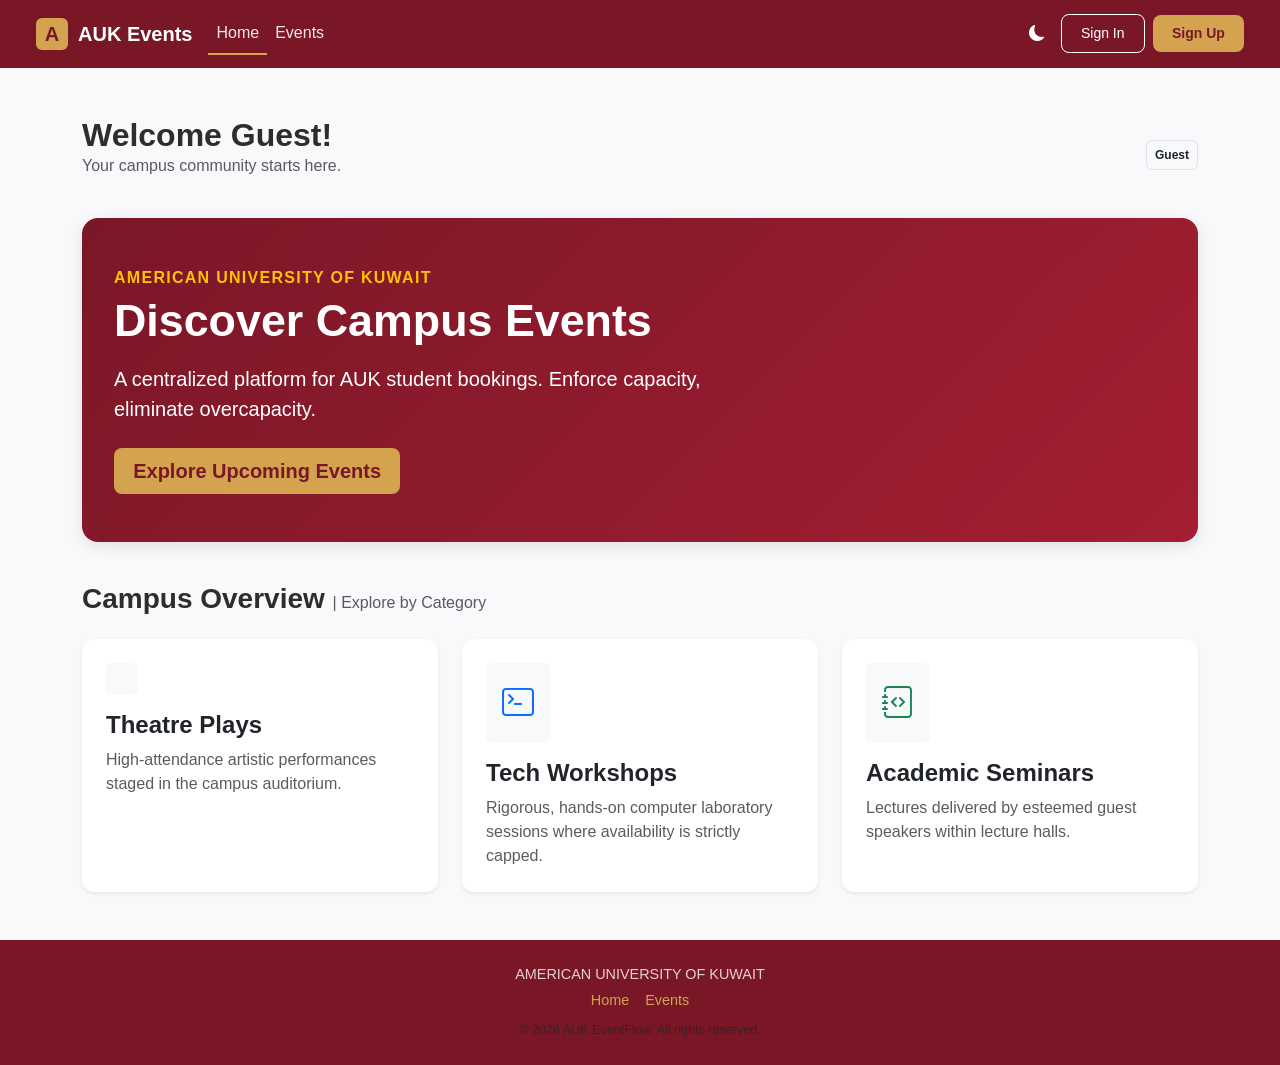
<file: index.html>
<!DOCTYPE html>
<html lang="en">
<head>
    <meta charset="UTF-8">
    <meta name="viewport" content="width=device-width, initial-scale=1.0">
    <title>Home | AUK EventFlow</title>
    <!-- Bootstrap CSS -->
    <link href="https://cdn.jsdelivr.net/npm/bootstrap@5.3.0/dist/css/bootstrap.min.css" rel="stylesheet">
    <!-- Bootstrap Icons -->
    <link href="https://cdn.jsdelivr.net/npm/bootstrap-icons@1.10.5/font/bootstrap-icons.css" rel="stylesheet">
    <!-- Custom CSS -->
    <link href="styles.css" rel="stylesheet">
</head>
<body>
    <div class="page-container">
        <div class="content-wrapper">
            <!-- Navigation Header -->
            <nav class="navbar navbar-expand-lg navbar-dark auk-navbar">
                <div class="container-fluid">
                    <a class="navbar-brand" href="index.html">
                        <span class="auk-logo-badge">A</span>
                        <span>AUK Events</span>
                    </a>
                    <button class="navbar-toggler" type="button" data-bs-toggle="collapse" data-bs-target="#navbarNav">
                        <span class="navbar-toggler-icon"></span>
                    </button>
                    <div class="collapse navbar-collapse" id="navbarNav">
                        <ul class="navbar-nav me-auto mb-2 mb-lg-0">
                            <li class="nav-item">
                                <a class="nav-link active" href="index.html">Home</a>
                            </li>
                            <li class="nav-item">
                                <a class="nav-link" href="events.html">Events</a>
                            </li>
                        </ul>
                        <div class="d-flex align-items-center gap-2">
                            <span class="text-white me-2" style="cursor: pointer;"><i class="bi bi-moon-fill"></i></span>
                            <a href="login.html" class="btn btn-auk-outline btn-sm">Sign In</a>
                            <a href="login.html?tab=register" class="btn btn-auk-gold btn-sm">Sign Up</a>
                        </div>
                    </div>
                </div>
            </nav>

            <!-- Main Body Content -->
            <main class="container my-5">
                <!-- Welcome Guest Box Header -->
                <div class="d-flex justify-content-between align-items-center mb-4">
                    <div>
                        <h2 class="fw-bold m-0">Welcome Guest!</h2>
                        <p class="text-muted">Your campus community starts here.</p>
                    </div>
                    <div>
                        <span class="badge bg-light text-dark p-2 border">Guest</span>
                    </div>
                </div>

                <!-- Hero Section -->
                <div class="auk-hero-card">
                    <p class="text-uppercase fw-semibold tracking-wider text-warning mb-1">American University of Kuwait</p>
                    <h1>Discover Campus Events</h1>
                    <p class="fs-5 mb-4 max-width-600">A centralized platform for AUK student bookings. Enforce capacity, eliminate overcapacity.</p>
                    <a href="events.html" class="btn btn-auk-gold btn-lg">Explore Upcoming Events</a>
                </div>

                <!-- Campus Overview Categories Grid (Full Width) -->
                <div>
                    <h3 class="fw-bold mb-4">Campus Overview <span class="fs-6 text-muted fw-normal">| Explore by Category</span></h3>
                    <div class="row g-4">
                        <div class="col-md-4">
                            <div class="card h-100 shadow-sm border-0 p-4 auk-card">
                                <div class="d-flex align-items-center justify-content-between mb-3">
                                    <div class="bg-light p-3 rounded text-danger"><i class="bi bi-theater-masks fs-2"></i></div>
                                </div>
                                <h4 class="fw-bold">Theatre Plays</h4>
                                <p class="text-muted mb-0">High-attendance artistic performances staged in the campus auditorium.</p>
                            </div>
                        </div>
                        <div class="col-md-4">
                            <div class="card h-100 shadow-sm border-0 p-4 auk-card">
                                <div class="d-flex align-items-center justify-content-between mb-3">
                                    <div class="bg-light p-3 rounded text-primary"><i class="bi bi-terminal fs-2"></i></div>
                                </div>
                                <h4 class="fw-bold">Tech Workshops</h4>
                                <p class="text-muted mb-0">Rigorous, hands-on computer laboratory sessions where availability is strictly capped.</p>
                            </div>
                        </div>
                        <div class="col-md-4">
                            <div class="card h-100 shadow-sm border-0 p-4 auk-card">
                                <div class="d-flex align-items-center justify-content-between mb-3">
                                    <div class="bg-light p-3 rounded text-success"><i class="bi bi-journal-code fs-2"></i></div>
                                </div>
                                <h4 class="fw-bold">Academic Seminars</h4>
                                <p class="text-muted mb-0">Lectures delivered by esteemed guest speakers within lecture halls.</p>
                            </div>
                        </div>
                    </div>
                </div>
            </main>
        </div>

        <!-- Footer -->
        <footer class="auk-footer text-center">
            <div class="container">
                <p class="mb-1">AMERICAN UNIVERSITY OF KUWAIT</p>
                <div class="d-flex justify-content-center gap-3 mb-2">
                    <a href="index.html">Home</a>
                    <a href="events.html">Events</a>
                </div>
                <small class="text-muted">&copy; 2026 AUK EventFlow. All rights reserved.</small>
            </div>
        </footer>
    </div>

    <!-- Bootstrap JS Bundle -->
    <script src="https://cdn.jsdelivr.net/npm/bootstrap@5.3.0/dist/js/bootstrap.bundle.min.js"></script>
</body>
</html>
</file>
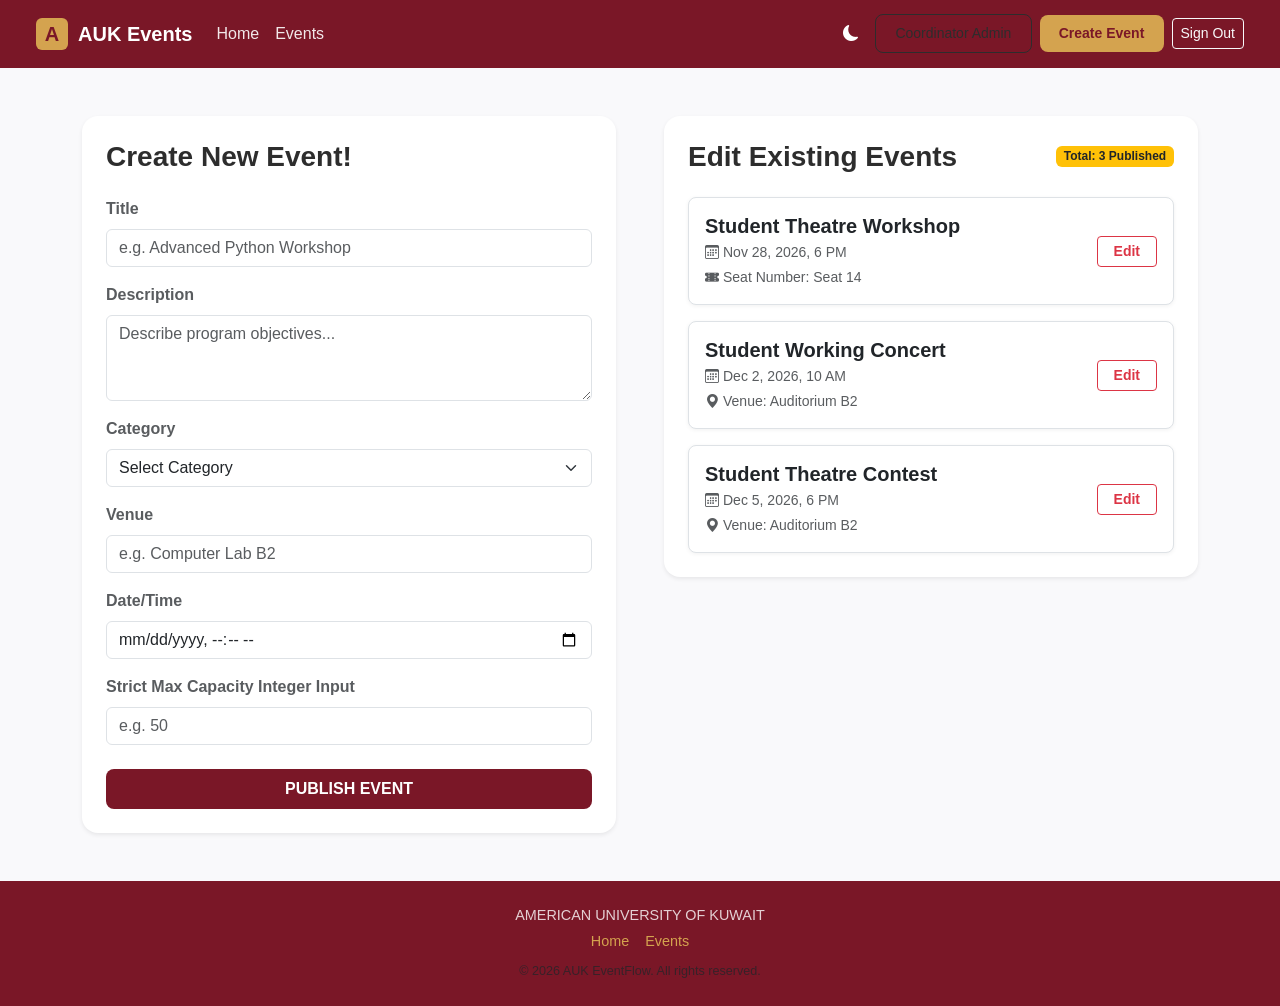
<file: admin-dashboard.html>
<!DOCTYPE html>
<html lang="en">
<head>
    <meta charset="UTF-8">
    <meta name="viewport" content="width=device-width, initial-scale=1.0">
    <title>Coordinator Dashboard | AUK EventFlow</title>
    <!-- Bootstrap CSS -->
    <link href="https://cdn.jsdelivr.net/npm/bootstrap@5.3.0/dist/css/bootstrap.min.css" rel="stylesheet">
    <!-- Bootstrap Icons -->
    <link href="https://cdn.jsdelivr.net/npm/bootstrap-icons@1.10.5/font/bootstrap-icons.css" rel="stylesheet">
    <!-- Custom CSS -->
    <link href="styles.css" rel="stylesheet">
</head>
<body>
    <div class="page-container">
        <div class="content-wrapper">
            <nav class="navbar navbar-expand-lg navbar-dark auk-navbar">
                <div class="container-fluid">
                    <a class="navbar-brand" href="index.html">
                        <span class="auk-logo-badge">A</span>
                        <span>AUK Events</span>
                    </a>
                    <button class="navbar-toggler" type="button" data-bs-toggle="collapse" data-bs-target="#navbarNav">
                        <span class="navbar-toggler-icon"></span>
                    </button>
                    <div class="collapse navbar-collapse" id="navbarNav">
                        <ul class="navbar-nav me-auto mb-2 mb-lg-0">
                            <li class="nav-item">
                                <a class="nav-link" href="index.html">Home</a>
                            </li>
                            <li class="nav-item">
                                <a class="nav-link" href="events.html">Events</a>
                            </li>
                        </ul>
                        <div class="d-flex align-items-center gap-2">
                            <span class="text-white me-2" style="cursor: pointer;"><i class="bi bi-moon-fill"></i></span>
                            <a href="admin-dashboard.html" class="btn btn-auk-outline btn-sm active">Coordinator Admin</a>
                            <a href="admin-dashboard.html#create" class="btn btn-auk-gold btn-sm">Create Event</a>
                            <a href="index.html" class="btn btn-outline-light btn-sm">Sign Out</a>
                        </div>
                    </div>
                </div>
            </nav>

            <main class="container my-5">
                <div class="row g-5">
                    <div class="col-lg-6">
                        <div class="bg-white p-4 rounded-4 shadow-sm">
                            <h3 class="fw-bold mb-4" id="create">Create New Event!</h3>
                            <form>
                                <div class="mb-3">
                                    <label class="form-label fw-semibold text-muted">Title</label>
                                    <input type="text" class="form-control" placeholder="e.g. Advanced Python Workshop" required>
                                </div>
                                <div class="mb-3">
                                    <label class="form-label fw-semibold text-muted">Description</label>
                                    <textarea class="form-control" rows="3" placeholder="Describe program objectives..." required></textarea>
                                </div>
                                <div class="mb-3">
                                    <label class="form-label fw-semibold text-muted">Category</label>
                                    <select class="form-select" required>
                                        <option value="" disabled selected>Select Category</option>
                                        <option>Student Theatre Plays</option>
                                        <option>Technical Workshops</option>
                                        <option>Academic Seminars</option>
                                    </select>
                                </div>
                                <div class="mb-3">
                                    <label class="form-label fw-semibold text-muted">Venue</label>
                                    <input type="text" class="form-control" placeholder="e.g. Computer Lab B2" required>
                                </div>
                                <div class="mb-3">
                                    <label class="form-label fw-semibold text-muted">Date/Time</label>
                                    <input type="datetime-local" class="form-control" required>
                                </div>
                                <div class="mb-4">
                                    <label class="form-label fw-semibold text-muted">Strict Max Capacity Integer Input</label>
                                    <input type="number" class="form-control" placeholder="e.g. 50" min="1" required>
                                </div>
                                <button type="submit" class="btn btn-auk-maroon w-100 py-2 fw-bold text-white text-uppercase">Publish Event</button>
                            </form>
                        </div>
                    </div>

                    <div class="col-lg-6">
                        <div class="bg-white p-4 rounded-4 shadow-sm">
                            <div class="d-flex justify-content-between align-items-center mb-4">
                                <h3 class="fw-bold m-0">Edit Existing Events</h3>
                                <span class="badge bg-warning text-dark">Total: 3 Published</span>
                            </div>
                            
                            <div class="list-group list-group-flush gap-3">
                                <div class="list-group-item border rounded-3 p-3 shadow-xs">
                                    <div class="d-flex justify-content-between align-items-center">
                                        <div>
                                            <h5 class="fw-bold mb-1">Student Theatre Workshop</h5>
                                            <p class="mb-1 text-muted small"><i class="bi bi-calendar3 me-1"></i>Nov 28, 2026, 6 PM</p>
                                            <p class="mb-0 text-muted small"><i class="bi bi-ticket-perforated-fill me-1"></i>Seat Number: Seat 14</p>
                                        </div>
                                        <button class="btn btn-outline-danger btn-sm px-3 fw-bold" data-bs-toggle="modal" data-bs-target="#editModal">Edit</button>
                                    </div>
                                </div>

                                <div class="list-group-item border rounded-3 p-3 shadow-xs">
                                    <div class="d-flex justify-content-between align-items-center">
                                        <div>
                                            <h5 class="fw-bold mb-1">Student Working Concert</h5>
                                            <p class="mb-1 text-muted small"><i class="bi bi-calendar3 me-1"></i>Dec 2, 2026, 10 AM</p>
                                            <p class="mb-0 text-muted small"><i class="bi bi-geo-alt-fill me-1"></i>Venue: Auditorium B2</p>
                                        </div>
                                        <button class="btn btn-outline-danger btn-sm px-3 fw-bold" data-bs-toggle="modal" data-bs-target="#editModal">Edit</button>
                                    </div>
                                </div>

                                <div class="list-group-item border rounded-3 p-3 shadow-xs">
                                    <div class="d-flex justify-content-between align-items-center">
                                        <div>
                                            <h5 class="fw-bold mb-1">Student Theatre Contest</h5>
                                            <p class="mb-1 text-muted small"><i class="bi bi-calendar3 me-1"></i>Dec 5, 2026, 6 PM</p>
                                            <p class="mb-0 text-muted small"><i class="bi bi-geo-alt-fill me-1"></i>Venue: Auditorium B2</p>
                                        </div>
                                        <button class="btn btn-outline-danger btn-sm px-3 fw-bold" data-bs-toggle="modal" data-bs-target="#editModal">Edit</button>
                                    </div>
                                </div>
                            </div>
                        </div>
                    </div>
                </div>
            </main>
        </div>

        <div class="modal fade" id="editModal" tabindex="-1" aria-hidden="true">
            <div class="modal-dialog modal-dialog-centered">
                <div class="modal-content border-0 shadow-lg">
                    <div class="modal-header bg-dark text-white">
                        <h5 class="modal-title fw-bold"><i class="bi bi-pencil-square me-2"></i>Edit Event Information</h5>
                        <button type="button" class="btn-close btn-close-white" data-bs-dismiss="modal" aria-label="Close"></button>
                    </div>
                    <div class="modal-body p-4">
                        <form>
                            <div class="mb-3">
                                <label class="form-label fw-semibold text-muted">Title</label>
                                <input type="text" class="form-control" value="Student Theatre, Workshop">
                            </div>
                            <div class="mb-3">
                                <label class="form-label fw-semibold text-muted">Venue</label>
                                <input type="text" class="form-control" value="Auditorium">
                            </div>
                            <div class="mb-3">
                                <label class="form-label fw-semibold text-muted">Max Capacity</label>
                                <input type="number" class="form-control" value="50">
                            </div>
                        </form>
                    </div>
                    <div class="modal-footer border-0 d-flex justify-content-center">
                        <button type="button" class="btn btn-outline-secondary" data-bs-dismiss="modal">Cancel</button>
                        <button type="button" class="btn btn-auk-gold" data-bs-dismiss="modal">Save Changes</button>
                    </div>
                </div>
            </div>
        </div>

        <footer class="auk-footer text-center">
            <div class="container">
                <p class="mb-1">AMERICAN UNIVERSITY OF KUWAIT</p>
                <div class="d-flex justify-content-center gap-3 mb-2">
                    <a href="index.html">Home</a>
                    <a href="events.html">Events</a>
                </div>
                <small class="text-muted">&copy; 2026 AUK EventFlow. All rights reserved.</small>
            </div>
        </footer>
    </div>

    <!-- Bootstrap JS Bundle -->
    <script src="https://cdn.jsdelivr.net/npm/bootstrap@5.3.0/dist/js/bootstrap.bundle.min.js"></script>
</body>
</html>
</file>
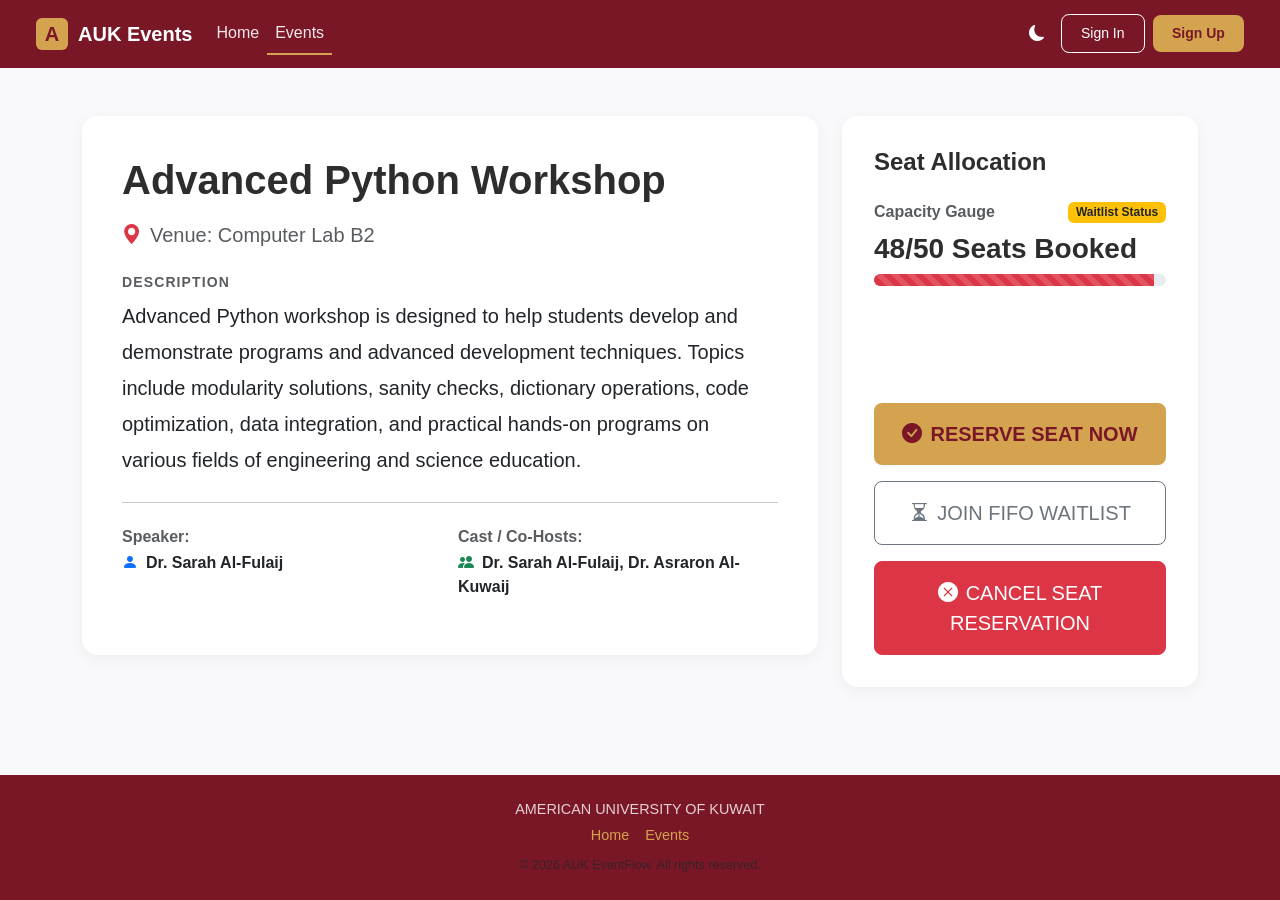
<file: event-details.html>
<!DOCTYPE html>
<html lang="en">
<head>
    <meta charset="UTF-8">
    <meta name="viewport" content="width=device-width, initial-scale=1.0">
    <title>Event Details | AUK EventFlow</title>
    <!-- Bootstrap CSS -->
    <link href="https://cdn.jsdelivr.net/npm/bootstrap@5.3.0/dist/css/bootstrap.min.css" rel="stylesheet">
    <!-- Bootstrap Icons -->
    <link href="https://cdn.jsdelivr.net/npm/bootstrap-icons@1.10.5/font/bootstrap-icons.css" rel="stylesheet">
    <!-- Custom CSS -->
    <link href="styles.css" rel="stylesheet">
</head>
<body>
    <div class="page-container">
        <div class="content-wrapper">
            <!-- Navigation Header -->
            <nav class="navbar navbar-expand-lg navbar-dark auk-navbar">
                <div class="container-fluid">
                    <a class="navbar-brand" href="index.html">
                        <span class="auk-logo-badge">A</span>
                        <span>AUK Events</span>
                    </a>
                    <button class="navbar-toggler" type="button" data-bs-toggle="collapse" data-bs-target="#navbarNav">
                        <span class="navbar-toggler-icon"></span>
                    </button>
                    <div class="collapse navbar-collapse" id="navbarNav">
                        <ul class="navbar-nav me-auto mb-2 mb-lg-0">
                            <li class="nav-item">
                                <a class="nav-link" href="index.html">Home</a>
                            </li>
                            <li class="nav-item">
                                <a class="nav-link active" href="events.html">Events</a>
                            </li>
                        </ul>
                        <div class="d-flex align-items-center gap-2">
                            <span class="text-white me-2" style="cursor: pointer;"><i class="bi bi-moon-fill"></i></span>
                            <a href="login.html" class="btn btn-auk-outline btn-sm">Sign In</a>
                            <a href="login.html?tab=register" class="btn btn-auk-gold btn-sm">Sign Up</a>
                        </div>
                    </div>
                </div>
            </nav>

            <!-- Main Content -->
            <main class="container my-5">
                <div class="row g-4">
                    <!-- Left Details Box -->
                    <div class="col-lg-8">
                        <div class="detail-main-card">
                            <h1 class="fw-bold mb-3">Advanced Python Workshop</h1>
                            <p class="fs-5 text-muted mb-4"><i class="bi bi-geo-alt-fill text-danger me-2"></i>Venue: Computer Lab B2</p>
                            
                            <h5 class="fw-bold text-uppercase text-muted small tracking-wider mb-2">Description</h5>
                            <p class="text-dark mb-4 lead" style="line-height: 1.8;">
                                Advanced Python workshop is designed to help students develop and demonstrate programs and advanced development techniques. Topics include modularity solutions, sanity checks, dictionary operations, code optimization, data integration, and practical hands-on programs on various fields of engineering and science education.
                            </p>

                            <hr class="my-4">

                            <div class="row g-3">
                                <div class="col-sm-6">
                                    <h6 class="fw-bold text-muted mb-1">Speaker:</h6>
                                    <p class="text-dark fw-semibold"><i class="bi bi-person-fill me-2 text-primary"></i>Dr. Sarah Al-Fulaij</p>
                                </div>
                                <div class="col-sm-6">
                                    <h6 class="fw-bold text-muted mb-1">Cast / Co-Hosts:</h6>
                                    <p class="text-dark fw-semibold"><i class="bi bi-people-fill me-2 text-success"></i>Dr. Sarah Al-Fulaij, Dr. Asraron Al-Kuwaij</p>
                                </div>
                            </div>
                        </div>
                    </div>

                    <!-- Right Action Panel -->
                    <div class="col-lg-4">
                        <div class="detail-sidebar-card d-flex flex-column h-100">
                            <h4 class="fw-bold mb-4">Seat Allocation</h4>
                            
                            <div class="mb-4">
                                <div class="d-flex justify-content-between align-items-center mb-1">
                                    <span class="text-muted fw-semibold">Capacity Gauge</span>
                                    <span class="badge bg-warning text-dark fw-bold">Waitlist Status</span>
                                </div>
                                <h3 class="fw-bold my-2">48/50 Seats Booked</h3>
                                <div class="progress" style="height: 12px;">
                                    <div class="progress-bar bg-danger progress-bar-striped progress-bar-animated" role="progressbar" aria-label="96 percent of seats booked" style="width: 96%;" aria-valuenow="96" aria-valuemin="0" aria-valuemax="100"></div>
                                </div>
                            </div>

                            <div class="mt-auto d-flex flex-column gap-3">
                                <button class="btn btn-auk-gold btn-lg w-100 py-3 text-uppercase" data-bs-toggle="modal" data-bs-target="#confirmModal"><i class="bi bi-check-circle-fill me-2"></i>Reserve Seat Now</button>
                                <button class="btn btn-outline-secondary btn-lg w-100 py-3 text-uppercase"><i class="bi bi-hourglass-split me-2"></i>Join FIFO Waitlist</button>
                                <button class="btn btn-danger btn-lg w-100 py-3 text-uppercase"><i class="bi bi-x-circle-fill me-2"></i>Cancel Seat Reservation</button>
                            </div>
                        </div>
                    </div>
                </div>
            </main>
        </div>

        <!-- Interactive Modal for Booking Confirmation -->
        <div class="modal fade" id="confirmModal" tabindex="-1" aria-labelledby="confirmModalLabel" aria-hidden="true">
            <div class="modal-dialog modal-dialog-centered">
                <div class="modal-content border-0 shadow-lg">
                    <div class="modal-header bg-success text-white">
                        <h5 class="modal-title fw-bold" id="confirmModalLabel"><i class="bi bi-check-circle-fill me-2"></i>Booking Confirmed!</h5>
                        <button type="button" class="btn-close btn-close-white" data-bs-dismiss="modal" aria-label="Close"></button>
                    </div>
                    <div class="modal-body p-4 text-center">
                        <div class="text-success mb-3"><i class="bi bi-ticket-perforated fs-1"></i></div>
                        <h4 class="fw-bold">Your reservation is secure!</h4>
                        <p class="text-muted mb-0">You have been allocated <strong>Seat 14</strong> for the Advanced Python Workshop.</p>
                        <p class="text-muted small">A confirmation email was sent to your university email.</p>
                    </div>
                    <div class="modal-footer border-0 d-flex justify-content-center">
                        <a href="my-bookings.html" class="btn btn-auk-maroon">Go to My Bookings</a>
                        <button type="button" class="btn btn-outline-secondary" data-bs-dismiss="modal">Close</button>
                    </div>
                </div>
            </div>
        </div>

        <!-- Footer -->
        <footer class="auk-footer text-center">
            <div class="container">
                <p class="mb-1">AMERICAN UNIVERSITY OF KUWAIT</p>
                <div class="d-flex justify-content-center gap-3 mb-2">
                    <a href="index.html">Home</a>
                    <a href="events.html">Events</a>
                </div>
                <small class="text-muted">&copy; 2026 AUK EventFlow. All rights reserved.</small>
            </div>
        </footer>
    </div>

    <!-- Bootstrap JS Bundle -->
    <script src="https://cdn.jsdelivr.net/npm/bootstrap@5.3.0/dist/js/bootstrap.bundle.min.js"></script>
</body>
</html>
</file>
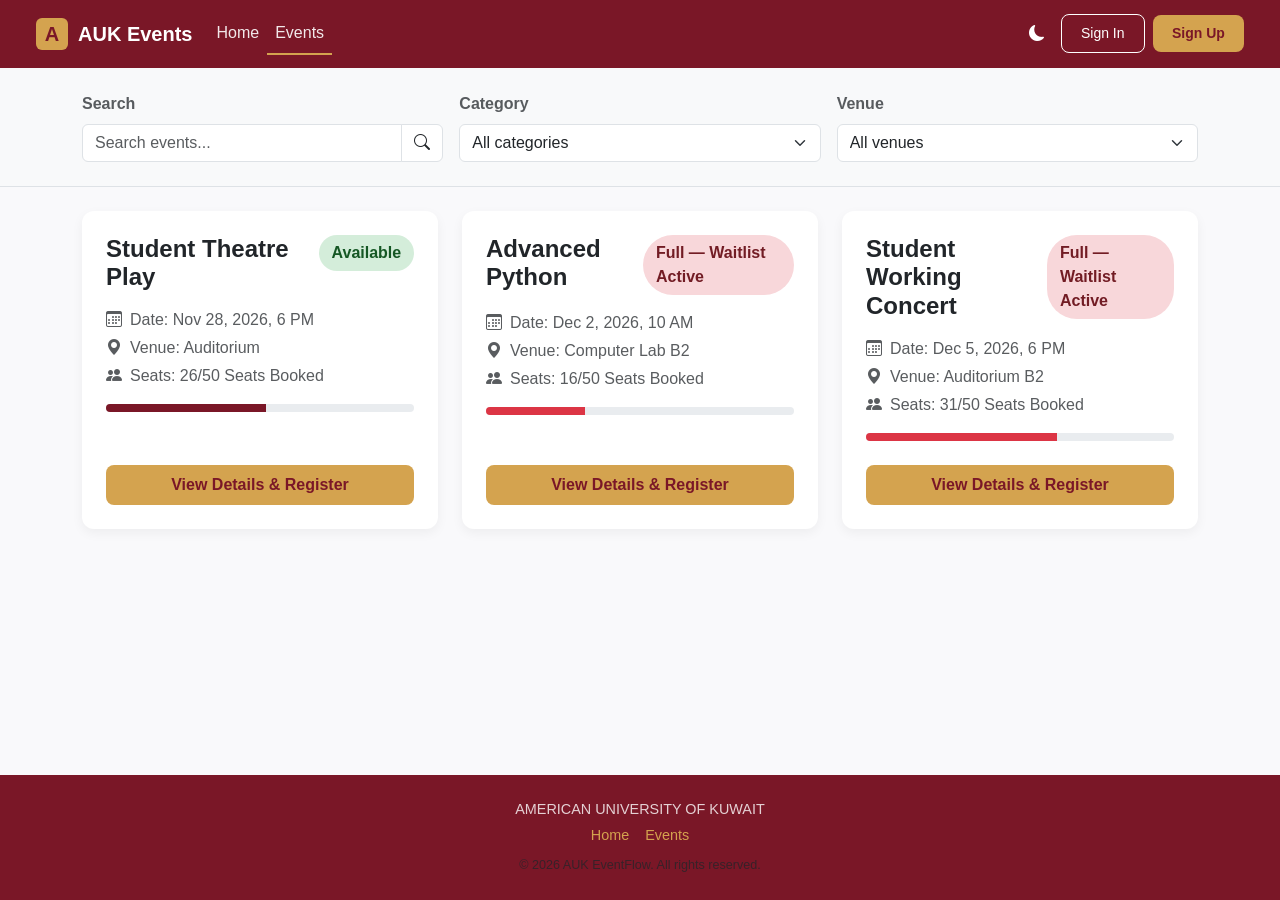
<file: events.html>
<!DOCTYPE html>
<html lang="en">
<head>
    <meta charset="UTF-8">
    <meta name="viewport" content="width=device-width, initial-scale=1.0">
    <title>Events Catalog | AUK EventFlow</title>
    <!-- Bootstrap CSS -->
    <link href="https://cdn.jsdelivr.net/npm/bootstrap@5.3.0/dist/css/bootstrap.min.css" rel="stylesheet">
    <!-- Bootstrap Icons -->
    <link href="https://cdn.jsdelivr.net/npm/bootstrap-icons@1.10.5/font/bootstrap-icons.css" rel="stylesheet">
    <!-- Custom CSS -->
    <link href="styles.css" rel="stylesheet">
</head>
<body>
    <div class="page-container">
        <div class="content-wrapper">
            <!-- Navigation Header -->
            <nav class="navbar navbar-expand-lg navbar-dark auk-navbar">
                <div class="container-fluid">
                    <a class="navbar-brand" href="index.html">
                        <span class="auk-logo-badge">A</span>
                        <span>AUK Events</span>
                    </a>
                    <button class="navbar-toggler" type="button" data-bs-toggle="collapse" data-bs-target="#navbarNav">
                        <span class="navbar-toggler-icon"></span>
                    </button>
                    <div class="collapse navbar-collapse" id="navbarNav">
                        <ul class="navbar-nav me-auto mb-2 mb-lg-0">
                            <li class="nav-item">
                                <a class="nav-link" href="index.html">Home</a>
                            </li>
                            <li class="nav-item">
                                <a class="nav-link active" href="events.html">Events</a>
                            </li>
                        </ul>
                        <div class="d-flex align-items-center gap-2">
                            <span class="text-white me-2" style="cursor: pointer;"><i class="bi bi-moon-fill"></i></span>
                            <a href="login.html" class="btn btn-auk-outline btn-sm">Sign In</a>
                            <a href="login.html?tab=register" class="btn btn-auk-gold btn-sm">Sign Up</a>
                        </div>
                    </div>
                </div>
            </nav>

            <!-- Search and Filter bar -->
            <div class="bg-light border-bottom py-4 mb-4">
                <div class="container">
                    <div class="row g-3">
                        <div class="col-md-4">
                            <label for="eventSearch" class="form-label fw-semibold text-muted">Search</label>
                            <div class="input-group">
                                <input id="eventSearch" type="search" class="form-control" placeholder="Search events..." aria-label="Search events">
                                <span class="input-group-text bg-white"><i class="bi bi-search"></i></span>
                            </div>
                        </div>
                        <div class="col-md-4">
                            <label for="categoryFilter" class="form-label fw-semibold text-muted">Category</label>
                            <select id="categoryFilter" class="form-select">
                                <option value="all" selected>All categories</option>
                                <option value="plays">Student Theatre Plays</option>
                                <option value="workshops">Technical Workshops</option>
                                <option value="seminars">Academic Seminars</option>
                            </select>
                        </div>
                        <div class="col-md-4">
                            <label for="venueFilter" class="form-label fw-semibold text-muted">Venue</label>
                            <select id="venueFilter" class="form-select">
                                <option value="all" selected>All venues</option>
                                <option value="auditorium">Auditorium</option>
                                <option value="auditorium b2">Auditorium B2</option>
                                <option value="computer lab b2">Computer Lab B2</option>
                            </select>
                        </div>
                    </div>
                </div>
            </div>

            <!-- Events Grid -->
            <main class="container mb-5">
                <div class="row g-4">
                    <!-- Card 1 -->
                    <div class="col-md-4">
                        <div class="card auk-card event-card h-100" data-category="plays" data-venue="auditorium">
                            <div class="card-body p-4 d-flex flex-column">
                                <div class="d-flex justify-content-between align-items-start mb-3">
                                    <h4 class="card-title fw-bold m-0">Student Theatre Play</h4>
                                    <span class="badge-available">Available</span>
                                </div>
                                <p class="mb-1 text-muted"><i class="bi bi-calendar3 me-2"></i>Date: Nov 28, 2026, 6 PM</p>
                                <p class="mb-1 text-muted"><i class="bi bi-geo-alt-fill me-2"></i>Venue: Auditorium</p>
                                <p class="mb-3 text-muted"><i class="bi bi-people-fill me-2"></i>Seats: 26/50 Seats Booked</p>
                                
                                <div class="progress mb-4" style="height: 8px;">
                                    <div class="progress-bar progress-bar-auk" role="progressbar" aria-label="52 percent of seats booked" style="width: 52%;" aria-valuenow="52" aria-valuemin="0" aria-valuemax="100"></div>
                                </div>
                                <div class="mt-auto">
                                    <a href="event-details.html" class="btn btn-auk-gold w-100">View Details & Register</a>
                                </div>
                            </div>
                        </div>
                    </div>

                    <!-- Card 2 -->
                    <div class="col-md-4">
                        <div class="card auk-card event-card h-100" data-category="workshops" data-venue="computer lab b2">
                            <div class="card-body p-4 d-flex flex-column">
                                <div class="d-flex justify-content-between align-items-start mb-3">
                                    <h4 class="card-title fw-bold m-0">Advanced Python</h4>
                                    <span class="badge-full">Full — Waitlist Active</span>
                                </div>
                                <p class="mb-1 text-muted"><i class="bi bi-calendar3 me-2"></i>Date: Dec 2, 2026, 10 AM</p>
                                <p class="mb-1 text-muted"><i class="bi bi-geo-alt-fill me-2"></i>Venue: Computer Lab B2</p>
                                <p class="mb-3 text-muted"><i class="bi bi-people-fill me-2"></i>Seats: 16/50 Seats Booked</p>
                                
                                <div class="progress mb-4" style="height: 8px;">
                                    <div class="progress-bar bg-danger" role="progressbar" aria-label="32 percent of seats booked" style="width: 32%;" aria-valuenow="32" aria-valuemin="0" aria-valuemax="100"></div>
                                </div>
                                <div class="mt-auto">
                                    <a href="event-details.html" class="btn btn-auk-gold w-100">View Details & Register</a>
                                </div>
                            </div>
                        </div>
                    </div>

                    <!-- Card 3 -->
                    <div class="col-md-4">
                        <div class="card auk-card event-card h-100" data-category="plays" data-venue="auditorium b2">
                            <div class="card-body p-4 d-flex flex-column">
                                <div class="d-flex justify-content-between align-items-start mb-3">
                                    <h4 class="card-title fw-bold m-0">Student Working Concert</h4>
                                    <span class="badge-full">Full — Waitlist Active</span>
                                </div>
                                <p class="mb-1 text-muted"><i class="bi bi-calendar3 me-2"></i>Date: Dec 5, 2026, 6 PM</p>
                                <p class="mb-1 text-muted"><i class="bi bi-geo-alt-fill me-2"></i>Venue: Auditorium B2</p>
                                <p class="mb-3 text-muted"><i class="bi bi-people-fill me-2"></i>Seats: 31/50 Seats Booked</p>
                                
                                <div class="progress mb-4" style="height: 8px;">
                                    <div class="progress-bar bg-danger" role="progressbar" aria-label="62 percent of seats booked" style="width: 62%;" aria-valuenow="62" aria-valuemin="0" aria-valuemax="100"></div>
                                </div>
                                <div class="mt-auto">
                                    <a href="event-details.html" class="btn btn-auk-gold w-100">View Details & Register</a>
                                </div>
                            </div>
                        </div>
                    </div>
                </div>
            </main>
        </div>

        <!-- Footer -->
        <footer class="auk-footer text-center">
            <div class="container">
                <p class="mb-1">AMERICAN UNIVERSITY OF KUWAIT</p>
                <div class="d-flex justify-content-center gap-3 mb-2">
                    <a href="index.html">Home</a>
                    <a href="events.html">Events</a>
                </div>
                <small class="text-muted">&copy; 2026 AUK EventFlow. All rights reserved.</small>
            </div>
        </footer>
    </div>

    <!-- Bootstrap JS Bundle -->
    <script src="https://cdn.jsdelivr.net/npm/bootstrap@5.3.0/dist/js/bootstrap.bundle.min.js"></script>
</body>
</html>
</file>
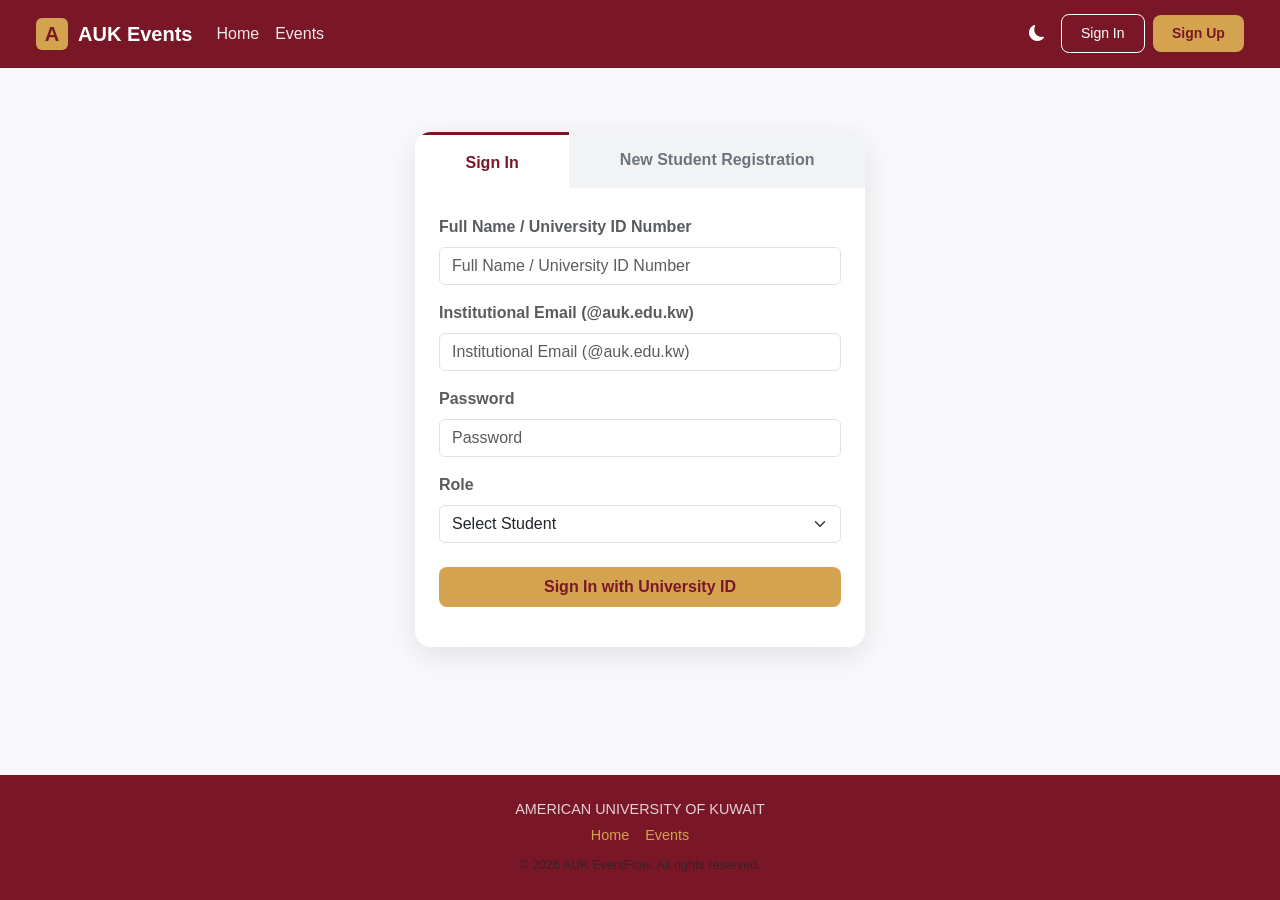
<file: login.html>
<!DOCTYPE html>
<html lang="en">
<head>
    <meta charset="UTF-8">
    <meta name="viewport" content="width=device-width, initial-scale=1.0">
    <title>Sign In | AUK EventFlow</title>
    <!-- Bootstrap CSS -->
    <link href="https://cdn.jsdelivr.net/npm/bootstrap@5.3.0/dist/css/bootstrap.min.css" rel="stylesheet">
    <!-- Bootstrap Icons -->
    <link href="https://cdn.jsdelivr.net/npm/bootstrap-icons@1.10.5/font/bootstrap-icons.css" rel="stylesheet">
    <!-- Custom CSS -->
    <link href="styles.css" rel="stylesheet">
</head>
<body>
    <div class="page-container">
        <div class="content-wrapper">
            <!-- Navigation Header -->
            <nav class="navbar navbar-expand-lg navbar-dark auk-navbar">
                <div class="container-fluid">
                    <a class="navbar-brand" href="index.html">
                        <span class="auk-logo-badge">A</span>
                        <span>AUK Events</span>
                    </a>
                    <button class="navbar-toggler" type="button" data-bs-toggle="collapse" data-bs-target="#navbarNav">
                        <span class="navbar-toggler-icon"></span>
                    </button>
                    <div class="collapse navbar-collapse" id="navbarNav">
                        <ul class="navbar-nav me-auto mb-2 mb-lg-0">
                            <li class="nav-item">
                                <a class="nav-link" href="index.html">Home</a>
                            </li>
                            <li class="nav-item">
                                <a class="nav-link text-white-50" href="events.html">Events</a>
                            </li>
                        </ul>
                        <div class="d-flex align-items-center gap-2">
                            <span class="text-white me-2" style="cursor: pointer;"><i class="bi bi-moon-fill"></i></span>
                            <a href="login.html" class="btn btn-auk-outline btn-sm">Sign In</a>
                            <a href="login.html?tab=register" class="btn btn-auk-gold btn-sm">Sign Up</a>
                        </div>
                    </div>
                </div>
            </nav>

            <!-- Authentication Card Container -->
            <main class="container my-5">
                <div class="card login-card">
                    <!-- Tab Toggles -->
                    <ul class="nav nav-fill login-tabs" id="authTabs" role="tablist">
                        <li class="nav-item" role="presentation">
                            <button class="nav-link active w-100" id="signin-tab" data-bs-toggle="tab" data-bs-target="#signin" type="button" role="tab" aria-controls="signin" aria-selected="true">Sign In</button>
                        </li>
                        <li class="nav-item" role="presentation">
                            <button class="nav-link w-100" id="signup-tab" data-bs-toggle="tab" data-bs-target="#signup" type="button" role="tab" aria-controls="signup" aria-selected="false">New Student Registration</button>
                        </li>
                    </ul>
                    
                    <div class="card-body p-4">
                        <div class="tab-content" id="authTabsContent">
                            <!-- Sign In Tab Content -->
                            <div class="tab-pane fade show active" id="signin" role="tabpanel" aria-labelledby="signin-tab">
                                <form action="my-bookings.html">
                                    <div class="mb-3">
                                        <label for="signinIdentity" class="form-label fw-semibold text-muted">Full Name / University ID Number</label>
                                        <input id="signinIdentity" type="text" class="form-control" placeholder="Full Name / University ID Number" required>
                                    </div>
                                    <div class="mb-3">
                                        <label for="signinEmail" class="form-label fw-semibold text-muted">Institutional Email (@auk.edu.kw)</label>
                                        <input id="signinEmail" type="email" class="form-control" placeholder="Institutional Email (@auk.edu.kw)" required>
                                    </div>
                                    <div class="mb-3">
                                        <label for="signinPassword" class="form-label fw-semibold text-muted">Password</label>
                                        <input id="signinPassword" type="password" class="form-control" placeholder="Password" required>
                                    </div>
                                    <div class="mb-4">
                                        <label for="signinRole" class="form-label fw-semibold text-muted">Role</label>
                                        <select id="signinRole" class="form-select">
                                            <option>Select Student</option>
                                            <option>Select Faculty / Staff</option>
                                            <option>Select Coordinator</option>
                                        </select>
                                    </div>
                                    <button type="submit" class="btn btn-auk-gold w-100 py-2 fw-bold mb-3">Sign In with University ID</button>
                                </form>

                                <!-- Hidden by default with Bootstrap 'd-none' -->
                                <div class="mt-4 border-top pt-3 d-none" id="validationAlertsBox">
                                    <h6 class="fw-bold text-danger">Validation Alerts</h6>
                                    <div class="alert alert-danger p-2 small mb-0" role="alert">
                                        <i class="bi bi-exclamation-triangle-fill me-2"></i>Invalid institutional domain. Please use @auk.edu.kw
                                    </div>
                                </div>
                            </div>

                            <!-- Sign Up Tab Content -->
                            <div class="tab-pane fade" id="signup" role="tabpanel" aria-labelledby="signup-tab">
                                <form action="my-bookings.html">
                                    <div class="mb-3">
                                        <label for="signupName" class="form-label fw-semibold text-muted">Full Name</label>
                                        <input id="signupName" type="text" class="form-control" placeholder="Full Name" required>
                                    </div>
                                    <div class="mb-3">
                                        <label for="signupId" class="form-label fw-semibold text-muted">University ID Number</label>
                                        <input id="signupId" type="text" class="form-control" placeholder="e.g. 22221110318" required>
                                    </div>
                                    <div class="mb-3">
                                        <label for="signupEmail" class="form-label fw-semibold text-muted">Institutional Email</label>
                                        <input id="signupEmail" type="email" class="form-control" placeholder="yourname@auk.edu.kw" required>
                                    </div>
                                    <div class="mb-3">
                                        <label for="signupPassword" class="form-label fw-semibold text-muted">Create Password</label>
                                        <input id="signupPassword" type="password" class="form-control" placeholder="At least 6 characters" required>
                                    </div>
                                    <button type="submit" class="btn btn-auk-maroon w-100 py-2 fw-bold text-white mb-2">Complete Registration</button>
                                </form>
                            </div>
                        </div>
                    </div>
                </div>
            </main>
        </div>

        <!-- Footer -->
        <footer class="auk-footer text-center">
            <div class="container">
                <p class="mb-1">AMERICAN UNIVERSITY OF KUWAIT</p>
                <div class="d-flex justify-content-center gap-3 mb-2">
                    <a href="index.html">Home</a>
                    <a href="events.html">Events</a>
                </div>
                <small class="text-muted">&copy; 2026 AUK EventFlow. All rights reserved.</small>
            </div>
        </footer>
    </div>

    <!-- Bootstrap JS Bundle -->
    <script src="https://cdn.jsdelivr.net/npm/bootstrap@5.3.0/dist/js/bootstrap.bundle.min.js"></script>
</body>
</html>
</file>
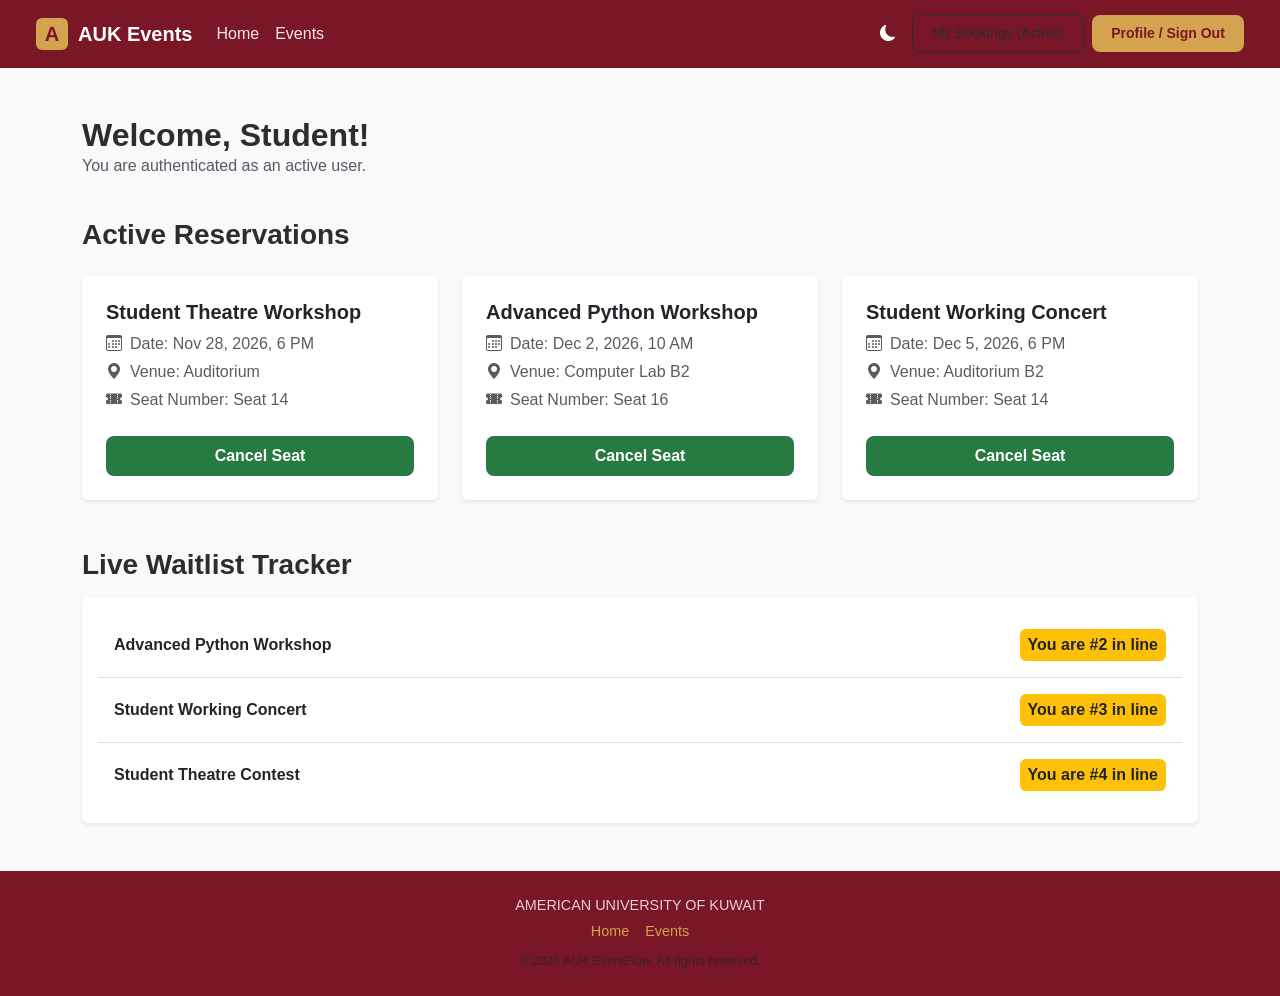
<file: my-bookings.html>
<!DOCTYPE html>
<html lang="en">
<head>
    <meta charset="UTF-8">
    <meta name="viewport" content="width=device-width, initial-scale=1.0">
    <title>My Bookings | AUK EventFlow</title>
    <!-- Bootstrap CSS -->
    <link href="https://cdn.jsdelivr.net/npm/bootstrap@5.3.0/dist/css/bootstrap.min.css" rel="stylesheet">
    <!-- Bootstrap Icons -->
    <link href="https://cdn.jsdelivr.net/npm/bootstrap-icons@1.10.5/font/bootstrap-icons.css" rel="stylesheet">
    <!-- Custom CSS -->
    <link href="styles.css" rel="stylesheet">
</head>
<body>
    <div class="page-container">
        <div class="content-wrapper">
            <nav class="navbar navbar-expand-lg navbar-dark auk-navbar">
                <div class="container-fluid">
                    <a class="navbar-brand" href="index.html">
                        <span class="auk-logo-badge">A</span>
                        <span>AUK Events</span>
                    </a>
                    <button class="navbar-toggler" type="button" data-bs-toggle="collapse" data-bs-target="#navbarNav">
                        <span class="navbar-toggler-icon"></span>
                    </button>
                    <div class="collapse navbar-collapse" id="navbarNav">
                        <ul class="navbar-nav me-auto mb-2 mb-lg-0">
                            <li class="nav-item">
                                <a class="nav-link" href="index.html">Home</a>
                            </li>
                            <li class="nav-item">
                                <a class="nav-link" href="events.html">Events</a>
                            </li>
                        </ul>
                        <div class="d-flex align-items-center gap-2">
                            <span class="text-white me-2" style="cursor: pointer;"><i class="bi bi-moon-fill"></i></span>
                            <a href="my-bookings.html" class="btn btn-auk-outline btn-sm active">My Bookings (Active)</a>
                            <a href="index.html" class="btn btn-auk-gold btn-sm">Profile / Sign Out</a>
                        </div>
                    </div>
                </div>
            </nav>

            <main class="container my-5">
                <div class="d-flex justify-content-between align-items-center mb-4">
                    <div>
                        <h2 class="fw-bold m-0">Welcome, Student!</h2>
                        <p class="text-muted">You are authenticated as an active user.</p>
                    </div>
                </div>

                <div class="mb-5">
                    <h3 class="fw-bold mb-4">Active Reservations</h3>
                    <div class="row g-4">
                        <div class="col-md-4">
                            <div class="card shadow-sm border-0 h-100">
                                <div class="card-body p-4 d-flex flex-column">
                                    <h5 class="fw-bold">Student Theatre Workshop</h5>
                                    <p class="mb-1 text-muted"><i class="bi bi-calendar3 me-2"></i>Date: Nov 28, 2026, 6 PM</p>
                                    <p class="mb-1 text-muted"><i class="bi bi-geo-alt-fill me-2"></i>Venue: Auditorium</p>
                                    <p class="mb-4 text-muted"><i class="bi bi-ticket-perforated-fill me-2"></i>Seat Number: Seat 14</p>
                                    <div class="mt-auto">
                                        <button class="btn btn-auk-success w-100 py-2" data-bs-toggle="modal" data-bs-target="#cancelModal">Cancel Seat</button>
                                    </div>
                                </div>
                            </div>
                        </div>

                        <div class="col-md-4">
                            <div class="card shadow-sm border-0 h-100">
                                <div class="card-body p-4 d-flex flex-column">
                                    <h5 class="fw-bold">Advanced Python Workshop</h5>
                                    <p class="mb-1 text-muted"><i class="bi bi-calendar3 me-2"></i>Date: Dec 2, 2026, 10 AM</p>
                                    <p class="mb-1 text-muted"><i class="bi bi-geo-alt-fill me-2"></i>Venue: Computer Lab B2</p>
                                    <p class="mb-4 text-muted"><i class="bi bi-ticket-perforated-fill me-2"></i>Seat Number: Seat 16</p>
                                    <div class="mt-auto">
                                        <button class="btn btn-auk-success w-100 py-2" data-bs-toggle="modal" data-bs-target="#cancelModal">Cancel Seat</button>
                                    </div>
                                </div>
                            </div>
                        </div>

                        <div class="col-md-4">
                            <div class="card shadow-sm border-0 h-100">
                                <div class="card-body p-4 d-flex flex-column">
                                    <h5 class="fw-bold">Student Working Concert</h5>
                                    <p class="mb-1 text-muted"><i class="bi bi-calendar3 me-2"></i>Date: Dec 5, 2026, 6 PM</p>
                                    <p class="mb-1 text-muted"><i class="bi bi-geo-alt-fill me-2"></i>Venue: Auditorium B2</p>
                                    <p class="mb-4 text-muted"><i class="bi bi-ticket-perforated-fill me-2"></i>Seat Number: Seat 14</p>
                                    <div class="mt-auto">
                                        <button class="btn btn-auk-success w-100 py-2" data-bs-toggle="modal" data-bs-target="#cancelModal">Cancel Seat</button>
                                    </div>
                                </div>
                            </div>
                        </div>
                    </div>
                </div>

                <div class="mb-5">
                    <div class="d-flex justify-content-between align-items-center mb-3">
                        <div>
                            <h3 class="fw-bold m-0">Live Waitlist Tracker</h3>
                        </div>
                    </div>

                    <div class="card border-0 shadow-sm p-3">
                        <ul class="list-group list-group-flush">
                            <li class="list-group-item d-flex justify-content-between align-items-center py-3">
                                <div class="fw-semibold">Advanced Python Workshop</div>
                                <span class="badge bg-warning text-dark p-2 fs-6">You are #2 in line</span>
                            </li>
                            <li class="list-group-item d-flex justify-content-between align-items-center py-3">
                                <div class="fw-semibold">Student Working Concert</div>
                                <span class="badge bg-warning text-dark p-2 fs-6">You are #3 in line</span>
                            </li>
                            <li class="list-group-item d-flex justify-content-between align-items-center py-3">
                                <div class="fw-semibold">Student Theatre Contest</div>
                                <span class="badge bg-warning text-dark p-2 fs-6">You are #4 in line</span>
                            </li>
                        </ul>
                    </div>
                </div>
            </main>
        </div>

        <div class="modal fade" id="cancelModal" tabindex="-1" aria-hidden="true">
            <div class="modal-dialog modal-dialog-centered">
                <div class="modal-content border-0 shadow-lg">
                    <div class="modal-header bg-danger text-white">
                        <h5 class="modal-title fw-bold"><i class="bi bi-exclamation-octagon-fill me-2"></i>Cancel Seat Reservation</h5>
                        <button type="button" class="btn-close btn-close-white" data-bs-dismiss="modal" aria-label="Close"></button>
                    </div>
                    <div class="modal-body p-4 text-center">
                        <h4 class="fw-bold">Are you absolutely sure?</h4>
                        <p class="text-muted">Canceling your seat reservation is permanent. By releasing this seat, you will immediately promote the next student in the queue.</p>
                    </div>
                    <div class="modal-footer border-0 d-flex justify-content-center">
                        <button type="button" class="btn btn-outline-secondary" data-bs-dismiss="modal">Keep Seat</button>
                        <button type="button" class="btn btn-auk-danger" data-bs-dismiss="modal">Yes, Cancel Reservation</button>
                    </div>
                </div>
            </div>
        </div>

        <footer class="auk-footer text-center">
            <div class="container">
                <p class="mb-1">AMERICAN UNIVERSITY OF KUWAIT</p>
                <div class="d-flex justify-content-center gap-3 mb-2">
                    <a href="index.html">Home</a>
                    <a href="events.html">Events</a>
                </div>
                <small class="text-muted">&copy; 2026 AUK EventFlow. All rights reserved.</small>
            </div>
        </footer>
    </div>

    <!-- Bootstrap JS Bundle -->
    <script src="https://cdn.jsdelivr.net/npm/bootstrap@5.3.0/dist/js/bootstrap.bundle.min.js"></script>
</body>
</html>
</file>
<file: styles.css>
/* AUK EventFlow Custom Theme Styles */
:root {
    /* A small set of shared colors keeps every page visually consistent. */
    --auk-maroon: #7A1727;
    --auk-maroon-hover: #5F111D;
    --auk-gold: #D4A34F;
    --auk-gold-hover: #B88A3B;
    --auk-bg-light: #F9F9FB;
    --auk-text-dark: #2D2D2D;
    --auk-success: #287A43;
    --auk-danger: #B32424;
}

html, body {
    height: 100%;
    margin: 0;
}

/* The flex layout keeps the footer at the bottom on short pages. */
body {
    font-family: 'Segoe UI', Tahoma, Geneva, Verdana, sans-serif;
    background-color: var(--auk-bg-light);
    color: var(--auk-text-dark);
    display: flex;
    flex-direction: column;
}

.page-container {
    display: flex;
    flex-direction: column;
    min-height: 100vh;
}

.content-wrapper {
    flex: 1 0 auto;
}

.auk-footer {
    flex-shrink: 0;
    background-color: var(--auk-maroon);
    color: rgba(255, 255, 255, 0.8);
    padding: 1.5rem 0;
    font-size: 0.9rem;
    margin-top: auto;
}

/* Shared navigation styles used by every page. */
.auk-navbar {
    background-color: var(--auk-maroon);
    padding: 0.8rem 1.5rem;
}

.auk-navbar .navbar-brand {
    font-weight: 700;
    color: #FFFFFF !important;
    display: flex;
    align-items: center;
    gap: 10px;
}

.auk-logo-badge {
    background-color: var(--auk-gold);
    color: var(--auk-maroon);
    font-weight: 800;
    width: 32px;
    height: 32px;
    display: flex;
    align-items: center;
    justify-content: center;
    border-radius: 6px;
}

/* Shared button styles provide a consistent visual language for actions. */
.auk-navbar .nav-link {
    color: rgba(255, 255, 255, 0.9) !important;
    font-weight: 500;
}

.auk-navbar .nav-link:hover {
    color: var(--auk-gold) !important;
}

.auk-navbar .nav-link.active {
    border-bottom: 2px solid var(--auk-gold);
}

.btn-auk-gold {
    background-color: var(--auk-gold);
    color: var(--auk-maroon);
    font-weight: 600;
    border: none;
    border-radius: 8px;
    padding: 0.5rem 1.2rem;
    transition: all 0.2s ease;
}

.btn-auk-gold:hover {
    background-color: var(--auk-gold-hover);
    color: white;
}

.btn-auk-outline {
    background-color: transparent;
    color: white;
    border: 1px solid white;
    font-weight: 500;
    border-radius: 8px;
    padding: 0.5rem 1.2rem;
    transition: all 0.2s ease;
}

.btn-auk-outline:hover {
    background-color: rgba(255, 255, 255, 0.1);
    color: var(--auk-gold);
}

.btn-auk-maroon {
    background-color: var(--auk-maroon);
    color: white;
    font-weight: 600;
    border: none;
    border-radius: 8px;
    padding: 0.6rem 1.5rem;
}

.btn-auk-maroon:hover {
    background-color: var(--auk-maroon-hover);
    color: white;
}

.btn-auk-success {
    background-color: var(--auk-success);
    color: white;
    font-weight: 600;
    border: none;
    border-radius: 8px;
    padding: 0.6rem 1.5rem;
}

.btn-auk-success:hover {
    background-color: #1E5B32;
    color: white;
}

.btn-auk-danger {
    background-color: var(--auk-danger);
    color: white;
    font-weight: 600;
    border: none;
    border-radius: 8px;
    padding: 0.6rem 1.5rem;
}

.btn-auk-danger:hover {
    background-color: #8C1C1C;
    color: white;
}

.auk-footer a {
    color: var(--auk-gold);
    text-decoration: none;
}

.auk-footer a:hover {
    text-decoration: underline;
}

/* The hero is the main call-to-action area on the home page. */
.auk-hero-card {
    background: linear-gradient(135deg, var(--auk-maroon) 0%, #A31E32 100%);
    border-radius: 16px;
    color: white;
    padding: 3rem 2rem;
    box-shadow: 0 4px 15px rgba(0,0,0,0.1);
    margin-bottom: 2.5rem;
}

.auk-hero-card h1 {
    font-size: 2.8rem;
    font-weight: 800;
    margin-bottom: 1rem;
}

/* Cards are used for event summaries, categories, and bookings. */
.auk-card {
    background-color: white;
    border: none;
    border-radius: 12px;
    box-shadow: 0 4px 12px rgba(0, 0, 0, 0.05);
    transition: transform 0.2s ease, box-shadow 0.2s ease;
    overflow: hidden;
}

.auk-card:hover {
    transform: translateY(-5px);
    box-shadow: 0 8px 20px rgba(0, 0, 0, 0.1);
}

.badge-available {
    background-color: #D4EDDA;
    color: #155724;
    font-weight: 600;
    padding: 0.4rem 0.8rem;
    border-radius: 30px;
}

.badge-full {
    background-color: #F8D7DA;
    color: #721C24;
    font-weight: 600;
    padding: 0.4rem 0.8rem;
    border-radius: 30px;
}

.progress {
    height: 12px;
    border-radius: 6px;
    background-color: #E9ECEF;
}

.progress-bar-auk {
    background-color: var(--auk-maroon);
}

.login-card {
    max-width: 450px;
    margin: 4rem auto;
    border: none;
    border-radius: 16px;
    box-shadow: 0 8px 30px rgba(0,0,0,0.1);
    background: white;
    overflow: hidden;
}

.login-tabs .nav-link {
    color: #6C757D;
    font-weight: 600;
    border: none;
    padding: 1rem;
    text-align: center;
    background-color: #F1F3F5;
}

.login-tabs .nav-link.active {
    color: var(--auk-maroon);
    background-color: white;
    border-top: 3px solid var(--auk-maroon);
}

.detail-main-card {
    background: white;
    border-radius: 16px;
    padding: 2.5rem;
    box-shadow: 0 4px 15px rgba(0,0,0,0.05);
    margin-bottom: 2rem;
}

.detail-sidebar-card {
    background: white;
    border-radius: 16px;
    padding: 2rem;
    box-shadow: 0 4px 15px rgba(0,0,0,0.05);
}

/* Small utilities used by the HTML pages. */
.tracking-wider {
    letter-spacing: 0.08em;
}

.max-width-600 {
    max-width: 600px;
}

.shadow-xs {
    box-shadow: 0 1px 4px rgba(0, 0, 0, 0.06);
}

/* Prevent long event names from breaking compact cards on smaller screens. */
.card-title {
    overflow-wrap: anywhere;
}

@media (max-width: 576px) {
    .auk-navbar {
        padding: 0.75rem 1rem;
    }

    .auk-hero-card {
        padding: 2rem 1.25rem;
    }

    .auk-hero-card h1 {
        font-size: 2.1rem;
    }

    .detail-main-card,
    .detail-sidebar-card {
        padding: 1.5rem;
    }
}
</file>
